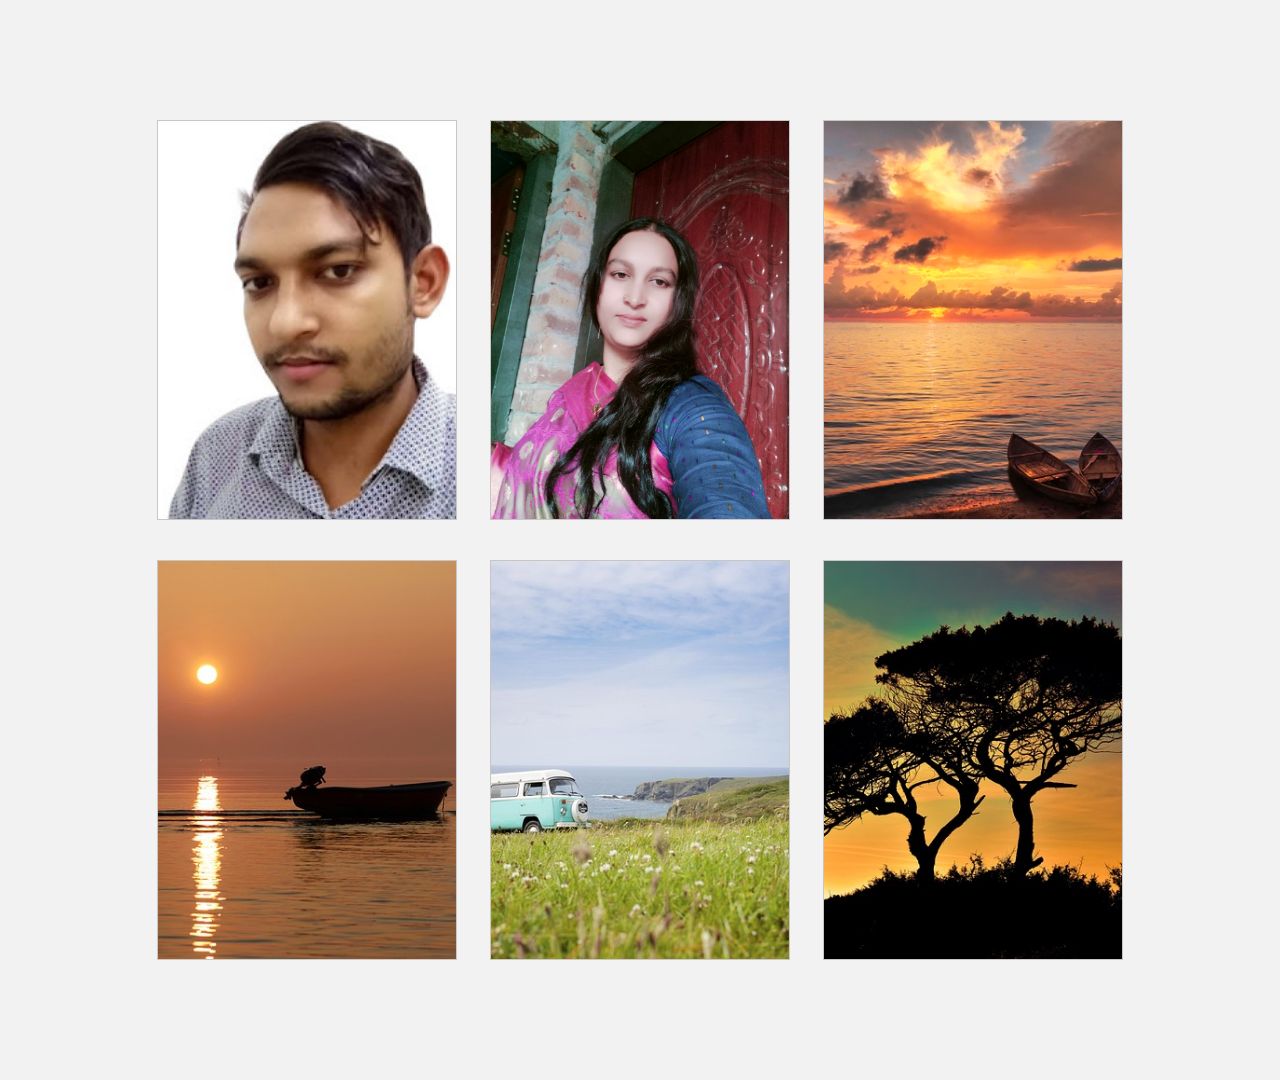
<file: 3d Flip Card Hover Effects/index.html>
<!DOCTYPE html>
<html lang="en">
<head>
    <meta charset="UTF-8">
    <meta name="viewport" content="width=device-width, initial-scale=1.0">
    <title>3d Flip Card Hover Effects</title>
    <meta http-equiv="X-UA-Compatible" content="ie=edge">
    <link rel="stylesheet" href="style.css">
</head>
<body>
 
<div class="main-container">

<div class="container-card">
  <div class="img-box">
   <img src="image/Arman.jpg">
  </div>
  <div class="details">
    <h2>Abdullah Ebny Aziz</h2>
    <p>Abdullah Ebny Aziz, a true lover boy, radiates charm and warmth. His heart beats with passion, his words sweet as honey. A hopeless romantic, he cherishes love deeply, always expressing it with sincerity. His devotion is unwavering, his affection endless. To love him is to embrace a fairytale.</p>
  </div>
</div>

<div class="container-card">
  <div class="img-box">
   <img src="image/Rokshana.jpg">
  </div>
  <div class="details">
    <h2>Most Rokshana</h2>
    <p>Rokshana, a true lover girl, carries love in her heart like a delicate flower. Her eyes sparkle with warmth, and her words soothe like a melody. She loves deeply, with unwavering devotion and tenderness. To be loved by her is to feel cherished, understood, and wrapped in pure affection.</p>
  </div>
</div>

<div class="container-card">
  <div class="img-box">
   <img src="image/sunset-2 (2).jpg">
  </div>
  <div class="details">
    <h2>Sunset</h2>
    <p>The sunset paints the sky with hues of gold, pink, and crimson, a breathtaking masterpiece of nature. As the sun dips below the horizon, the world slows, bathed in its warm glow. The gentle breeze whispers secrets, and the fading light promises the beauty of another day to come.</p>
  </div>
</div>

<div class="container-card">
  <div class="img-box">
   <img src="image/sunset.jpg">
  </div>
  <div class="details">
    <h2>Sunset</h2>
    <p>The sunset paints the sky with hues of gold, pink, and crimson, a breathtaking masterpiece of nature. As the sun dips below the horizon, the world slows, bathed in its warm glow. The gentle breeze whispers secrets, and the fading light promises the beauty of another day to come.</p>
  </div>
</div>

<div class="container-card">
  <div class="img-box">
   <img src="image/travel.jpg">
  </div>
  <div class="details">
    <h2>Travel</h2>
    <p>Travel is the soul’s adventure, a journey into the unknown. It unveils new landscapes, cultures, and stories, broadening the mind and enriching the heart. Every destination holds a lesson, every road a memory. With each step, the world feels bigger yet more connected, turning dreams into unforgettable experiences.</p>
  </div>
</div>

<div class="container-card">
  <div class="img-box">
   <img src="image/tree.jpg">
  </div>
  <div class="details">
    <h2>Tree</h2>
    <p>A tree stands tall, rooted deep in the earth, its branches reaching for the sky. It whispers with the wind, shelters life, and breathes vitality into the world. Seasons change, yet it remains steadfast, a symbol of strength, growth, and resilience, offering shade, beauty, and wisdom to those who pause.</p>
  </div>
</div>

</div>


</body>
</html>
</file>
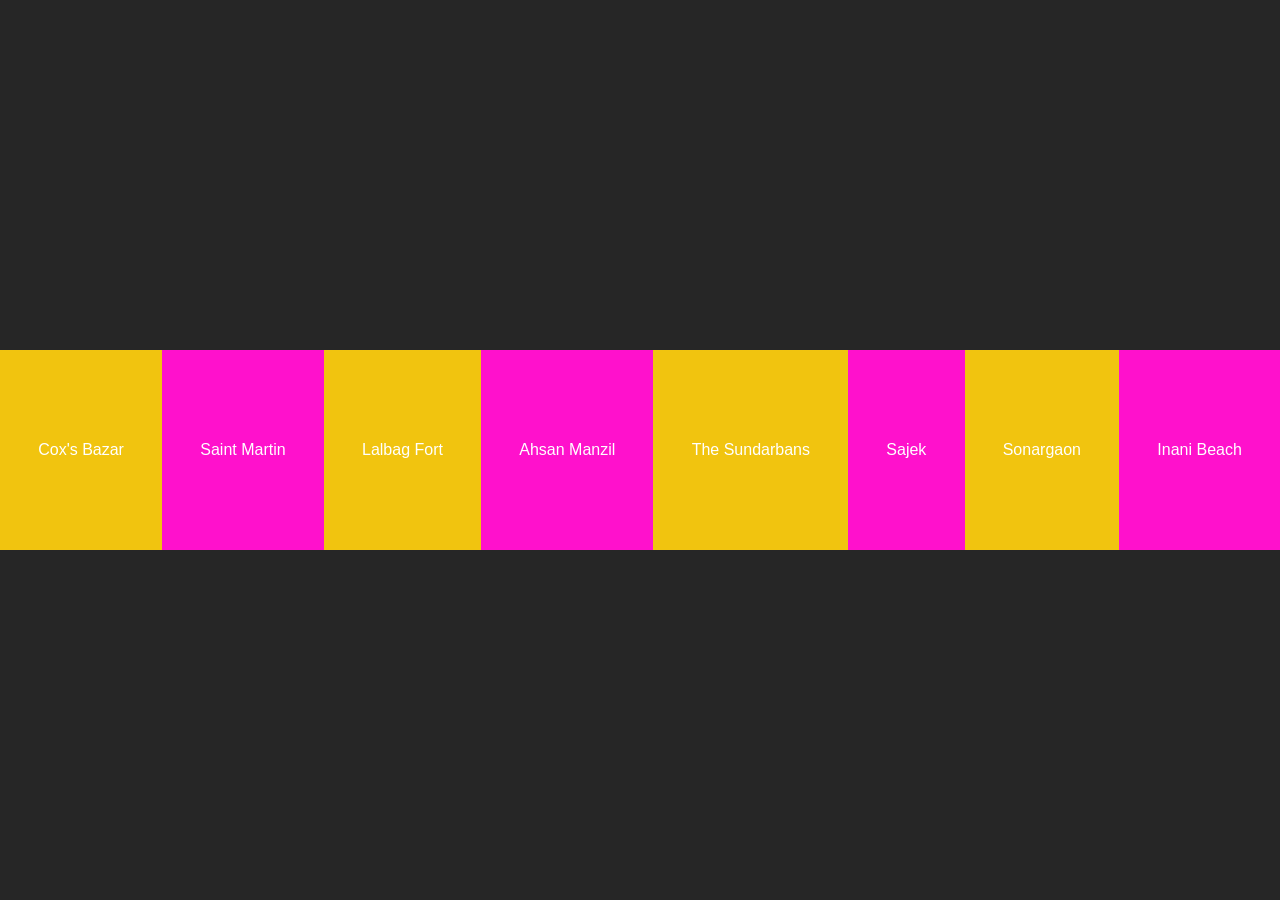
<file: Css Flexbox with cool hover effects/index.html>
<!DOCTYPE html>
<html lang="en">
<head>
    <meta charset="UTF-8">
    <meta name="viewport" content="width=device-width, initial-scale=1.0">
    <title>Css Flexbox with cool hover effects</title>
    <meta http-equiv="X-UA-Compatible" content="ie=edge">
    <link rel="stylesheet" href="style.css">
</head>
<body>
 
<div class="main-container">
    <div class="item">Cox's Bazar</div>
    <div class="item">Saint Martin</div>
    <div class="item">Lalbag Fort</div>
    <div class="item">Ahsan Manzil</div>
    <div class="item">The Sundarbans</div>
    <div class="item">Sajek</div>
    <div class="item">Sonargaon</div>
    <div class="item">Inani Beach</div>
</div>
</body>
</html>
</file>
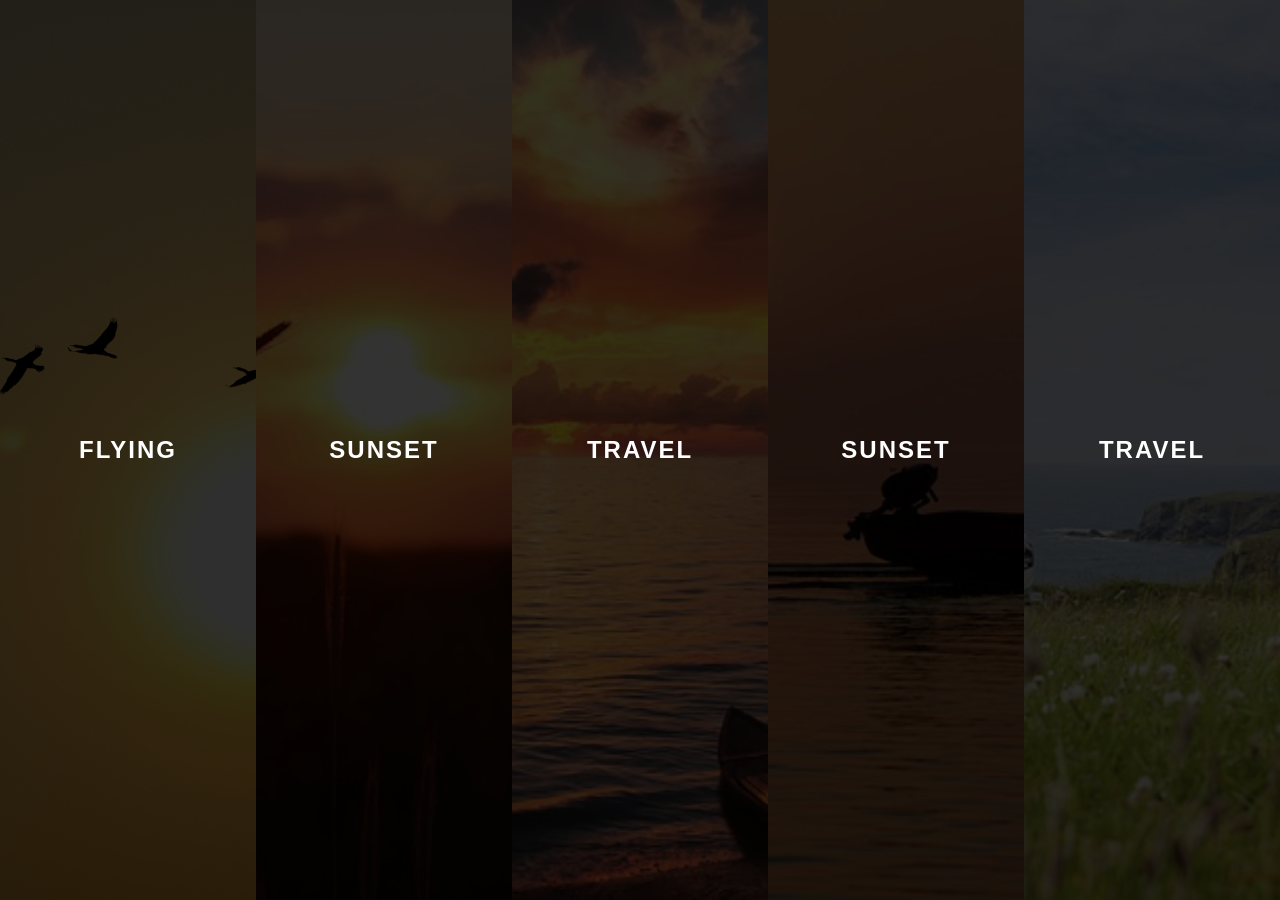
<file: Full screen flexbox hover effects/index.html>
<!DOCTYPE html>
<html lang="en">
<head>
    <meta charset="UTF-8">
    <meta name="viewport" content="width=device-width, initial-scale=1.0">
    <title>Fullscreen hover effects</title>
    <meta http-equiv="X-UA-Compatible" content="ie=edge">
    <link rel="stylesheet" href="style.css">
</head>
<body>
 
<div class="main-container">
    <div class="item"><h2><span>Flying</span></h2></div>
    <div class="item"><h2><span>Sunset</span></h2></div>
    <div class="item"><h2><span>Travel</span></h2></div>
    <div class="item"><h2><span>Sunset</span></h2></div>
    <div class="item"><h2><span>Travel</span></h2></div>
</div>
</body>
</html>
</file>
<file: 3d Flip Card Hover Effects/style.css>
*{
    margin: 0;
    padding: 0;
    box-sizing: border-box;
    font-family: Verdana, Geneva, Tahoma, sans-serif;
}

body{
    background-color: #f2f2f2;
}

.main-container{
    max-width: 1000px;
    margin: 100px auto;
    display: flex;
    flex-wrap: wrap;
    justify-content: space-around;
}

.container-card{
    position: relative;
    margin: 20px 0;
    width: 300px;
    height: 400px;
    background: white;
    transform-style: preserve-3d;
    transform: perspective(2000px);
    transition: 1s;
    box-shadow: inset 300px 0 50px rgba(0,0,0,.5);
}

.container-card:hover{
    z-index: 1000;
    transform: perspective(2000px) rotate(-10deg);
    box-shadow: inset 20px 0 50px rgba(0,0,0,.5);
}

.container-card .img-box{
    position: relative;
    width:100%;
    height: 100%;
    border: 1px solid #cac5c5;
    transform-origin: left;
    z-index: 1;
    transition: 1s;
}

.container-card:hover .img-box{
    transform: rotateY(-135deg);
}

.container-card .img-box img{
    position: absolute;
    top: 0;
    left: 0;
    width: 100%;
    height: 100%;
    object-fit: cover;
}

.container-card .details{
    position: absolute;
    top: 0;
    left: 0;
    padding: 20px;
}
</file>
<file: Css Flexbox with cool hover effects/style.css>
*{
    margin: 0;
    padding: 0;
    box-sizing: border-box;
    font-family: Verdana, Geneva, Tahoma, sans-serif;
}

body{
    background-color: #262626;
}

.main-container{
  width: 100%;
  height: 200px;
  display: flex;
  position: absolute;
  top: 50%;
  transform: translateY(-50%);
}

.main-container .item{
    width: auto;
    text-align: center;
    line-height: 200px;
    flex-grow: 1;
    transition: 0.5s;
    font-size: 1rem;
    color: white;
    background-color: #f00;
}

.main-container .item:hover{
    flex-grow: 4;
    max-width: 100%;
    font-size: 1.2rem;
}

.main-container .item:nth-child(odd){
   background-color: #f1c40f;
}

.main-container .item:nth-child(even){
   background-color: #f1c;
}
</file>
<file: Full screen flexbox hover effects/style.css>
*{
    margin: 0;
    padding: 0;
    box-sizing: border-box;
    font-family: Verdana, Geneva, Tahoma, sans-serif;
}

.main-container{
   width: 100%; 
   height: 100vh;
   display: flex;
}

.main-container .item{
    width: 20%;
    text-align: center;
    line-height: 100vh;
    flex-grow: 1;
    background-size: cover;
    background-position: center;
    transition: 1s;
    color: white;
}

h2{
    margin: 0;
    padding: 0;
    line-height: 100vh;
    background: rgba(0, 0, 0, 0.8);
    transition: 0.5s;
}

h2 span{
    background: rgba(255, 255, 255, 0);
    width: 100%;
    transition: 1s;
    padding: 25px 20px;
    text-transform: uppercase;
    letter-spacing: 2px;
}

.item:hover h2 span{
    color: #262626;
    background: rgba(255, 255, 255, .8);
    letter-spacing: 10px;
    box-shadow: 0 5px 15px rgba(0, 0, 0, 0.5);
} 

.item:hover h2{
    background: rgba(0, 0, 0, 0);
}

.item:hover{
    width: 50%;
}

.main-container .item:nth-child(1){
    background-image: url("image/sky\ flying.jpg");
}

.main-container .item:nth-child(2){
    background-image: url("image/sunset-2\ \(1\).jpg");
}

.main-container .item:nth-child(3){
    background-image: url("image/sunset-2\ \(2\).jpg");
}

.main-container .item:nth-child(4){
    background-image: url("image/sunset.jpg");
}

.main-container .item:nth-child(5){
    background-image: url("image/travel.jpg");
}
</file>
